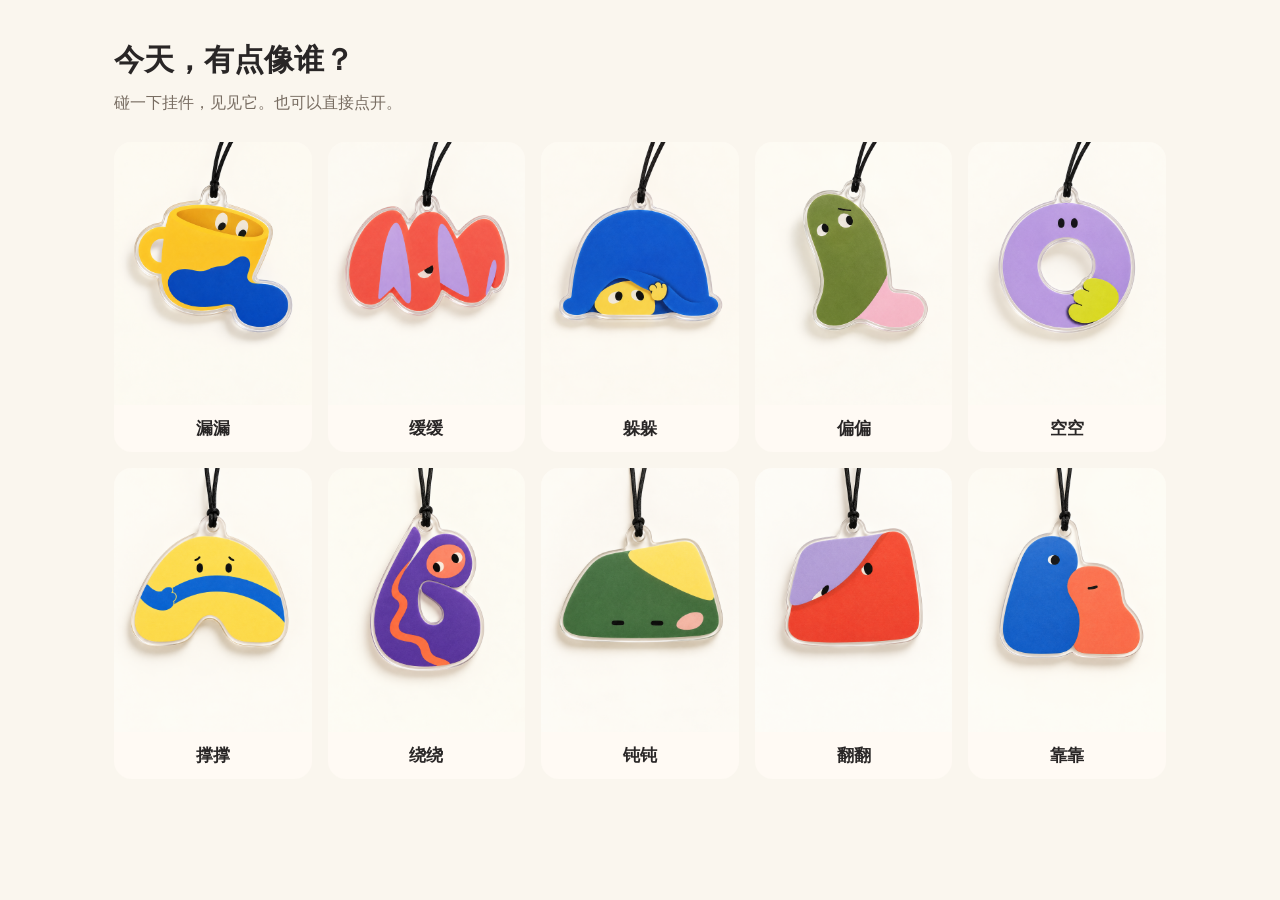
<file: all.html>
<!doctype html><html lang="zh-CN"><head><meta charset="utf-8"><meta name="viewport" content="width=device-width,initial-scale=1"><title>十个情绪小怪</title><style>*{box-sizing:border-box}body{margin:0;background:#faf6ee;color:#292626;font-family:'Microsoft YaHei',sans-serif}main{max-width:1100px;margin:auto;padding:40px 24px}h1{font-size:30px;margin:0 0 12px}p{color:#786d62;margin:0 0 28px}.grid{display:grid;grid-template-columns:repeat(5,1fr);gap:16px}a{display:block;text-decoration:none;color:inherit;background:#fffaf4;border-radius:18px;overflow:hidden;transition:transform .2s}a:hover{transform:translateY(-5px)}img{width:100%;display:block}span{display:block;text-align:center;padding:12px;font-size:17px;font-weight:600}@media(max-width:700px){.grid{grid-template-columns:repeat(2,1fr)}main{padding:28px 16px}}</style></head><body><main><h1>今天，有点像谁？</h1><p>碰一下挂件，见见它。也可以直接点开。</p><div class="grid"></div></main><script type="module">import{characters}from'./characters.js';document.querySelector('.grid').innerHTML=characters.map((c,i)=>`<a href="${i?'friends.html?c='+c.id:'./'}"><img src="charms/${String(i+1).padStart(2,'0')}-${c.name}-clean.png" alt="${c.name}亚克力挂件"><span>${c.name}</span></a>`).join('');</script></body></html>
</file>
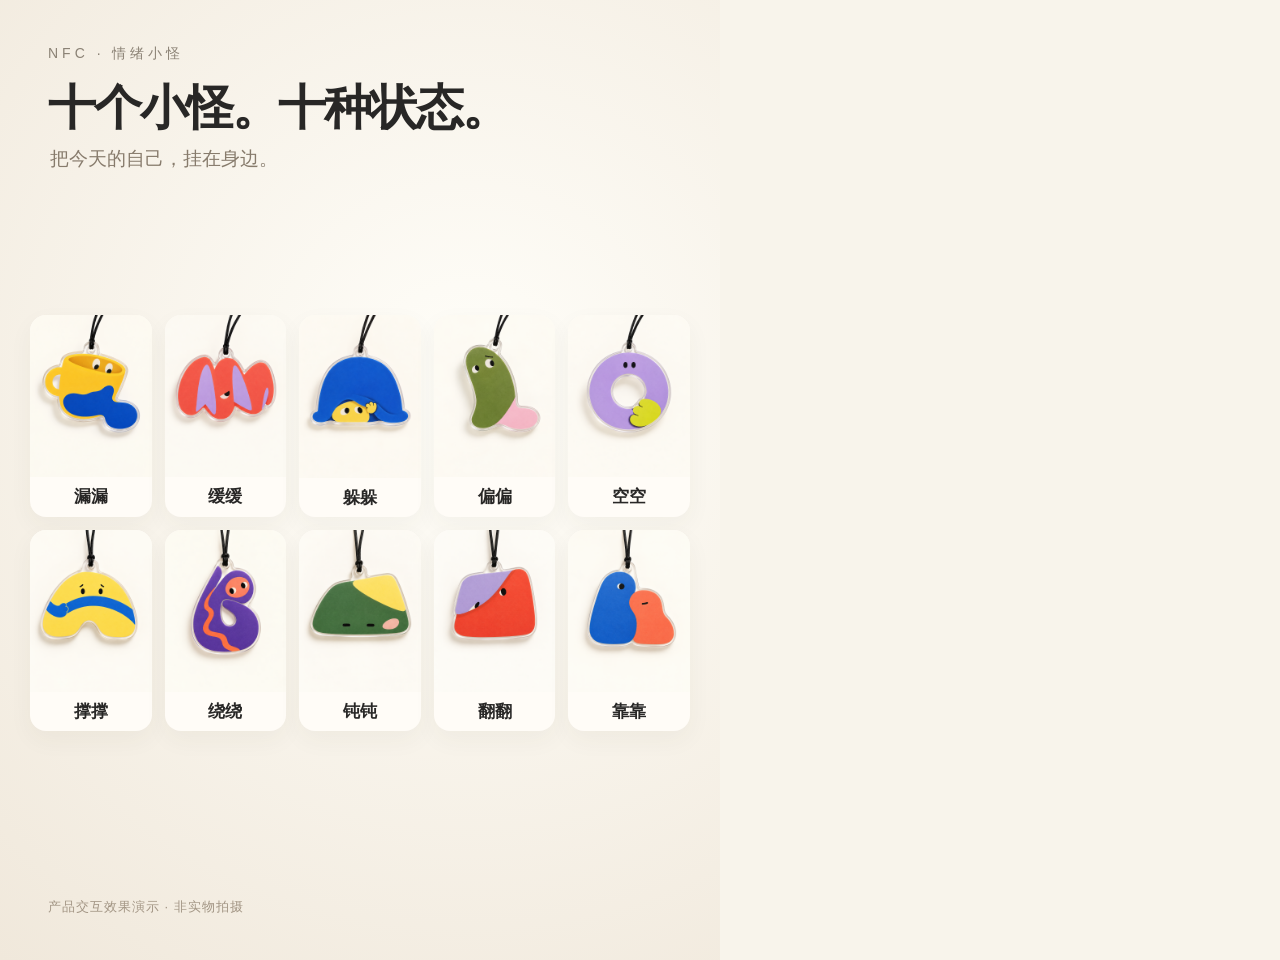
<file: film.html>
<!doctype html><html lang="zh-CN"><head><meta charset="utf-8"><meta name="viewport" content="width=device-width,initial-scale=1"><title>情绪小怪 · 产品演示</title><style>*{box-sizing:border-box}body{margin:0;background:#f8f4eb;color:#282726;font-family:'Microsoft YaHei',sans-serif;overflow:hidden}#stage{width:720px;height:960px;position:relative;background:radial-gradient(circle at 65% 40%,#fffef9,#f0e8db);overflow:hidden}.kicker{position:absolute;left:48px;top:45px;font-size:14px;letter-spacing:4px;color:#8b8275}h1{position:absolute;left:48px;top:76px;font-size:48px;letter-spacing:-2px;margin:0}.sub{position:absolute;left:50px;top:146px;font-size:19px;color:#877b6c}.intro{position:absolute;inset:196px 30px 110px;display:grid;grid-template-columns:repeat(5,1fr);align-content:center;gap:13px}.card{background:#fffcf7;border-radius:16px;overflow:hidden;box-shadow:0 9px 25px #4936200c;animation:rise .7s both}.card img{width:100%;display:block}.card b{display:block;text-align:center;font-size:17px;padding:8px}.demo{display:none;position:absolute;inset:0}.charm{position:absolute;left:22px;top:246px;width:300px;height:400px;border-radius:28px;box-shadow:0 15px 50px #59361b0b;object-fit:cover;transition:transform .6s}.charm.touch{transform:translate(60px,25px) rotate(-8deg)}.phone{position:absolute;right:35px;top:245px;width:330px;height:620px;background:#202226;border-radius:46px;box-shadow:0 28px 65px #34281833;padding:9px;transform:rotate(3deg)}iframe{width:100%;height:100%;border:0;border-radius:38px;background:#f8f4eb}.speaker{position:absolute;top:14px;left:120px;width:88px;height:19px;border-radius:20px;background:#202226}.ring{position:absolute;left:338px;top:489px;width:72px;height:72px;border:2px solid #247ff1;border-radius:50%;opacity:0}.ring.on{animation:scan 1s ease-out}.finger{position:absolute;right:136px;top:580px;width:42px;height:42px;background:#fff8;border:2px solid #fff;border-radius:50%;opacity:0;box-shadow:0 0 0 12px #fff3}.finger.on{animation:scan .7s ease-out}.footer{position:absolute;left:48px;bottom:44px;font-size:13px;letter-spacing:1px;color:#a29584}.counter{position:absolute;right:48px;top:80px;font-size:20px;color:#b0a391}.step{position:absolute;left:50px;top:192px;font-size:17px;color:#665b50}.end{display:none;position:absolute;inset:0;place-content:center;text-align:center;background:#f8f4eb}.end h2{font-size:44px;line-height:1.4}.end p{font-size:21px;color:#756b60}@keyframes rise{from{transform:translateY(28px);opacity:0}to{transform:translateY(0);opacity:1}}@keyframes scan{0%{opacity:1;transform:scale(.7)}100%{opacity:0;transform:scale(2)}}</style></head><body><div id="stage"><div class="kicker">NFC · 情绪小怪</div><h1>十个小怪。十种状态。</h1><div class="sub">把今天的自己，挂在身边。</div><div class="intro"></div><div class="demo"><img class="charm"><div class="phone"><iframe title="角色互动演示"></iframe><div class="speaker"></div></div><div class="ring"></div><div class="finger"></div><div class="counter"></div><div class="step">碰一下，见见它。</div></div><div class="footer">产品交互效果演示 · 非实物拍摄</div><div class="end"><h2>有点怪。<br>也有点像我。</h2><p>碰一下，给今天一个出口。</p></div></div><script type="module">import{characters}from'./characters.js';const $=s=>document.querySelector(s);$('.intro').innerHTML=characters.map((c,i)=>`<div class="card" style="animation-delay:${i*.06}s"><img src="charms/${String(i+1).padStart(2,'0')}-${c.name}-clean.png"><b>${c.name}</b></div>`).join('');window.film={async show(i){const c=characters[i];$('.intro').style.display='none';$('.demo').style.display='block';$('h1').textContent=c.name;$('.sub').textContent=['装不下，也不装乖。','慢一点，褶子才展开。','给自己留个小结界。','歪一点，也站得住。','空着，也挺宽敞。','松口气，再撑。','绕几圈，先歇会儿。','反应慢，自有节拍。','翻个面，还是自己。','靠一下，不用说话。'][i];$('.counter').textContent=String(i+1).padStart(2,'0')+' / 10';$('.charm').src=`charms/${String(i+1).padStart(2,'0')}-${c.name}-clean.png`;$('.charm').classList.remove('touch');$('.step').textContent='碰一下，见见它。';$('iframe').src='about:blank';},touch(i){$('.charm').classList.add('touch');$('.ring').classList.remove('on');void $('.ring').offsetWidth;$('.ring').classList.add('on');$('iframe').src=i?'friends.html?c='+characters[i].id:'index.html';},tap(){const d=$('iframe').contentDocument,el=d.querySelector('canvas');if(el){el.dispatchEvent(new PointerEvent('pointerdown',{clientX:170,clientY:280,pointerId:1,bubbles:true}));el.dispatchEvent(new PointerEvent('pointerup',{clientX:170,clientY:280,pointerId:1,bubbles:true}));}$('.step').textContent='再点一下，听它说。';$('.finger').classList.remove('on');void $('.finger').offsetWidth;$('.finger').classList.add('on');},end(){$('.end').style.display='grid';}};</script></body></html>
</file>
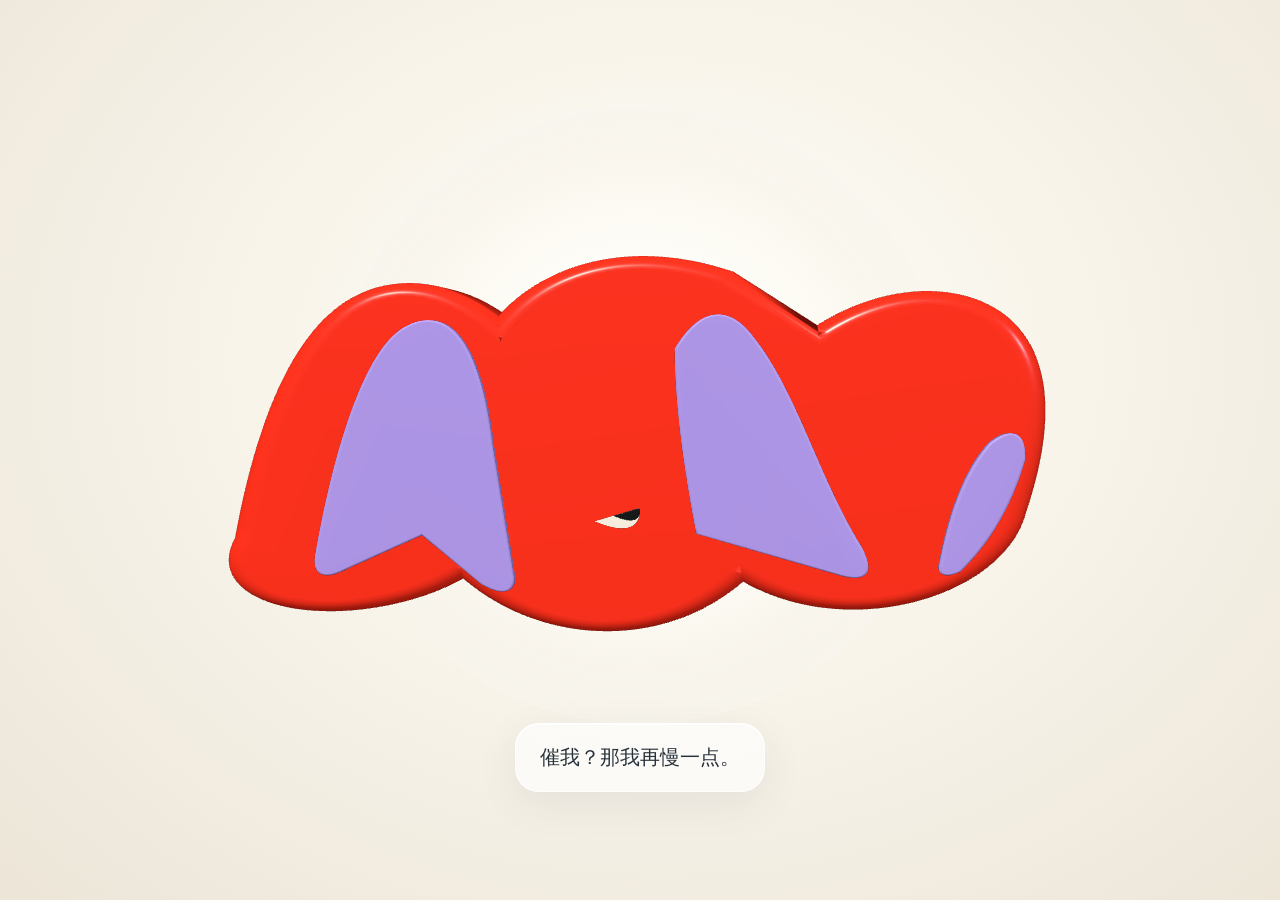
<file: friends.html>
<!doctype html><html lang="zh-CN"><head><meta charset="utf-8"><meta name="viewport" content="width=device-width,initial-scale=1,viewport-fit=cover"><title>情绪小怪</title><link rel="stylesheet" href="style.css?v=10"><style>.speech-bubble{top:auto;bottom:12%;transform:translateX(-50%)}.speech-bubble.show{transform:translateX(-50%)}.speech-bubble:after{display:none}</style></head><body><main aria-label="触摸你的果冻小怪"><div class="halo" aria-hidden="true"></div><canvas id="jelly" role="button" tabindex="0" aria-label="点击角色，听它说话"></canvas></main><script type="module" src="friends.js?v=9"></script></body></html>
</file>
<file: style.css>
:root{color-scheme:light;background:#f6f1e8}*{box-sizing:border-box}html,body{width:100%;height:100%;margin:0;overflow:hidden}body{background:radial-gradient(ellipse at 52% 40%,#fffef8 0%,#f8f4ea 43%,#ece5d8 100%)}main{position:relative;width:100%;height:100%;isolation:isolate;overflow:hidden}canvas{position:absolute;inset:0;width:100%;height:100%;outline:0;touch-action:none;cursor:grab;z-index:3}canvas:active{cursor:grabbing}canvas:focus-visible{outline:2px solid #ada9c1;outline-offset:-12px;border-radius:22px}.halo{position:absolute;left:50%;top:46%;width:min(74vw,620px);aspect-ratio:1;border-radius:50%;transform:translate(-50%,-50%);background:radial-gradient(circle,#fffef9 30%,#f1eadc55 70%,transparent 72%);box-shadow:inset 0 0 90px #fff9;z-index:0}.orbit{position:absolute;border:1px solid #cdc5b94d;border-radius:50%;pointer-events:none;z-index:1}.orbit-a{width:18px;height:18px;left:18%;top:24%}.orbit-b{width:10px;height:10px;right:19%;bottom:24%;background:#e8ddc359}.fallback{position:absolute;left:50%;top:48%;width:min(75vw,420px);max-height:80vh;object-fit:contain;transform:translate(-50%,-50%);mix-blend-mode:multiply;z-index:2}.ready .fallback{visibility:hidden;pointer-events:none}.touch-ring{position:absolute;left:50%;top:73%;width:34px;height:14px;border:1px solid #c2b7a373;border-radius:50%;transform:translate(-50%,-50%);pointer-events:none;z-index:1;animation:hint 3.5s ease-in-out infinite}@keyframes hint{0%,60%,100%{opacity:.12;transform:translate(-50%,-50%) scale(.85)}75%{opacity:.6;transform:translate(-50%,-50%) scale(1.2)}}@media(prefers-reduced-motion:reduce){.touch-ring{animation:none}}
.speech-bubble{position:absolute;z-index:5;left:50%;top:max(32px,14%);transform:translate(-50%,12px) scale(.96);width:max-content;max-width:calc(100% - 48px);padding:18px 24px;border-radius:24px;background:rgba(255,255,255,.64);border:1px solid rgba(255,255,255,.88);box-shadow:0 12px 40px #28334714,inset 0 1px 0 #fff;backdrop-filter:blur(18px);-webkit-backdrop-filter:blur(18px);color:#27313b;font:500 17px/1.6 'Microsoft YaHei',sans-serif;opacity:0;pointer-events:none;transition:opacity .25s,transform .35s}.speech-bubble.show{opacity:1;transform:translate(-50%,0) scale(1)}.speech-bubble:after{content:'';position:absolute;bottom:-7px;left:60%;width:14px;height:14px;background:rgba(255,255,255,.64);transform:rotate(45deg);border-right:1px solid #fff9;border-bottom:1px solid #fff9}@media(max-width:600px){.speech-bubble{top:22%;font-size:16px;padding:14px 20px}}@media(prefers-reduced-motion:reduce){.speech-bubble{transition:none}}

/* Shared first-line treatment for every character. */
.speech-bubble{top:auto!important;bottom:12%;font-size:20px!important;line-height:1.55;text-align:center;text-wrap:balance;transform:translateX(-50%)}.speech-bubble.show{transform:translateX(-50%)}.speech-bubble:after{display:none}
</file>
